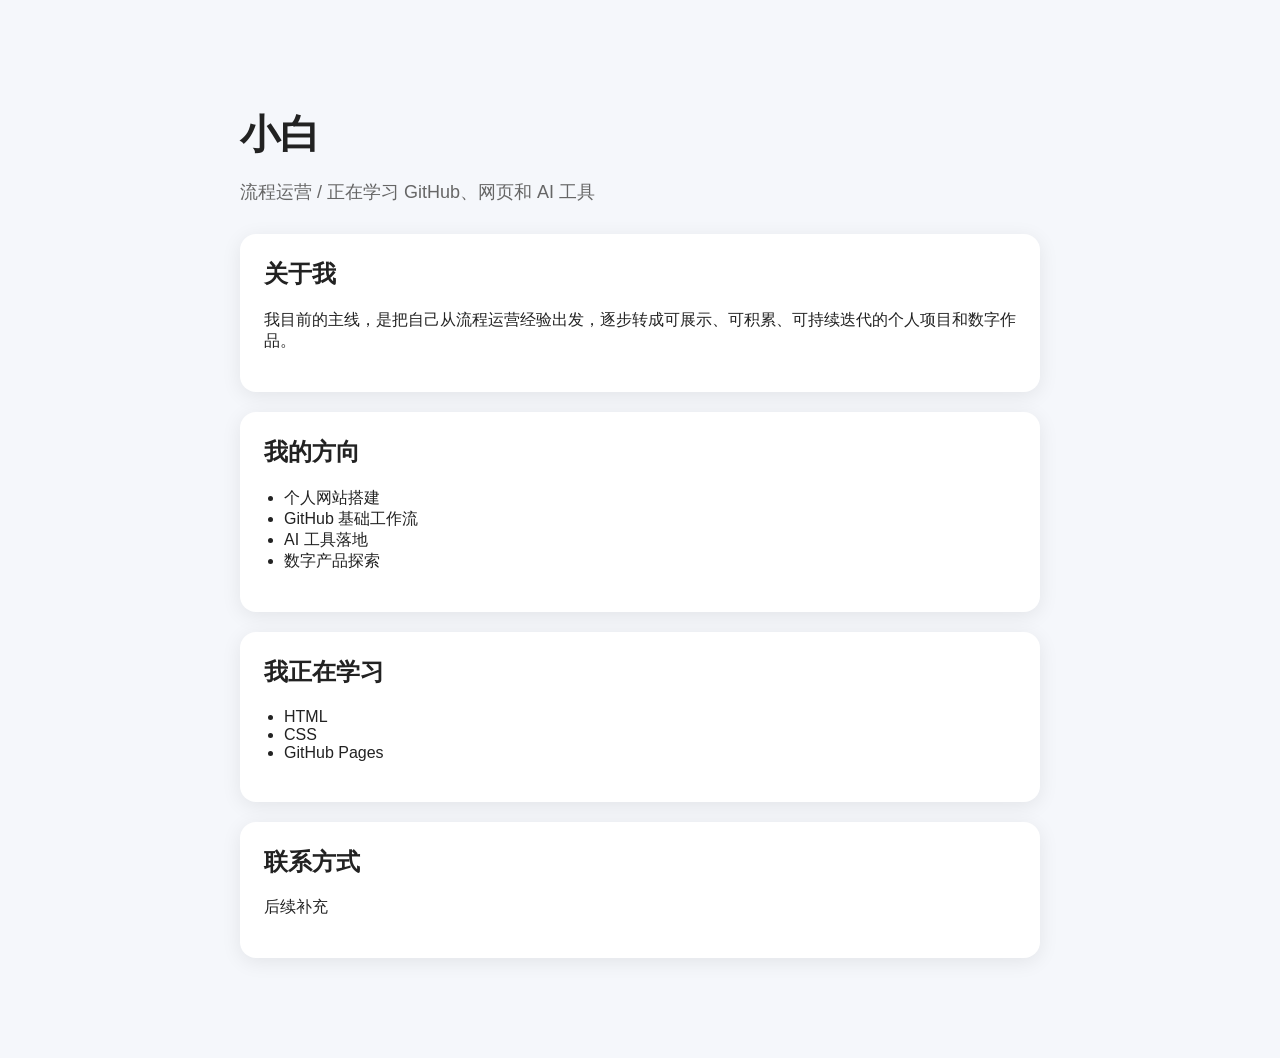
<file: index.html>
<!DOCTYPE html>
<html lang="zh-CN">
<head>
  <meta charset="UTF-8" />
  <meta name="viewport" content="width=device-width, initial-scale=1.0" />
  <title>小白的个人主页</title>
  <link rel="stylesheet" href="style.css" />
</head>
<body>
  <div class="container">
    <h1>小白</h1>
    <p class="subtitle">流程运营 / 正在学习 GitHub、网页和 AI 工具</p>

    <section class="card">
      <h2>关于我</h2>
      <p>
        我目前的主线，是把自己从流程运营经验出发，逐步转成可展示、可积累、可持续迭代的个人项目和数字作品。
      </p>
    </section>

    <section class="card">
      <h2>我的方向</h2>
      <ul>
        <li>个人网站搭建</li>
        <li>GitHub 基础工作流</li>
        <li>AI 工具落地</li>
        <li>数字产品探索</li>
      </ul>
    </section>

    <section class="card">
      <h2>我正在学习</h2>
      <ul>
        <li>HTML</li>
        <li>CSS</li>
        <li>GitHub Pages</li>
      </ul>
    </section>

    <section class="card">
      <h2>联系方式</h2>
      <p>后续补充</p>
    </section>
  </div>
</body>
</html>
</file>
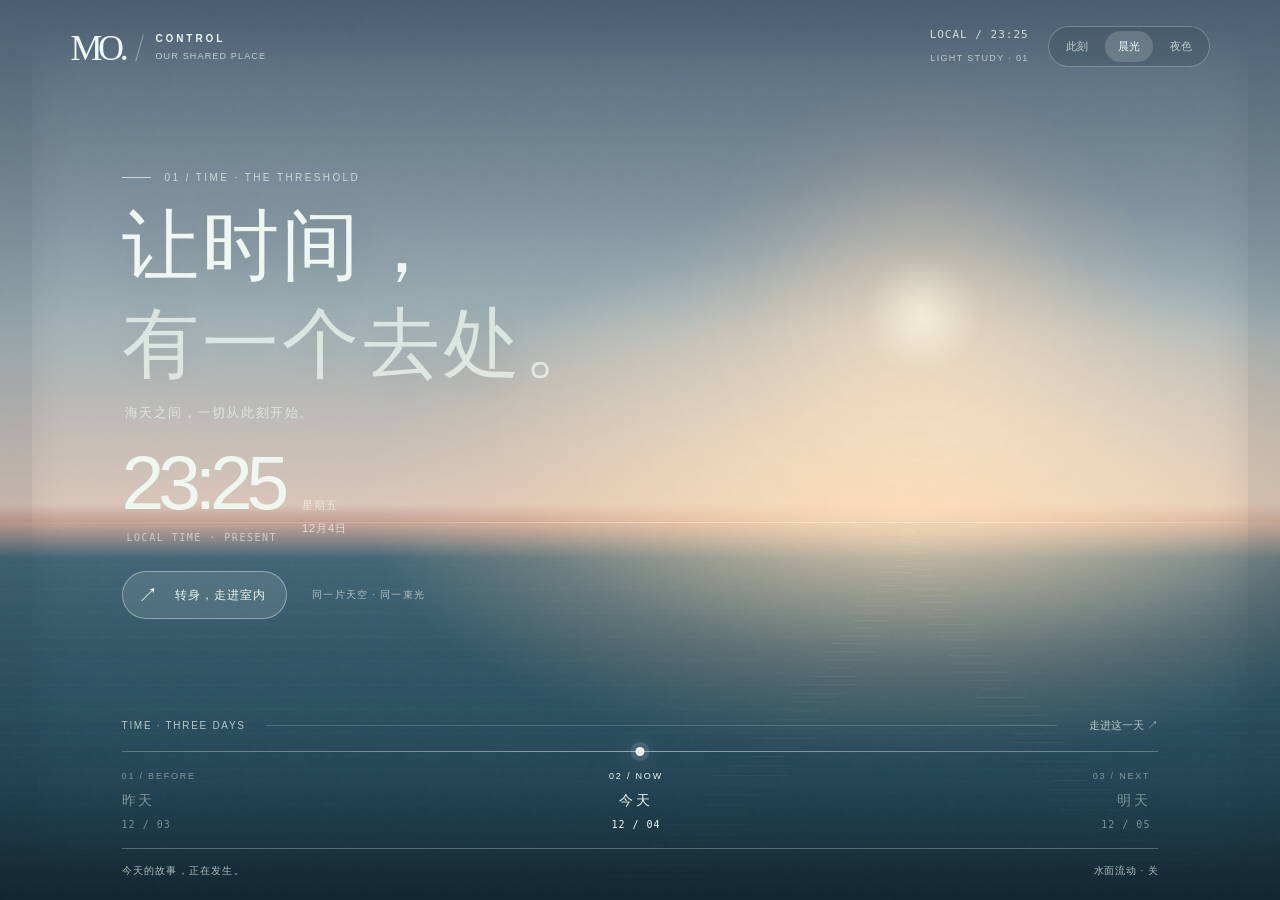
<file: spatial-01/index.html>
<!doctype html>
<html lang="zh-CN">
<head>
<meta charset="utf-8">
<meta name="viewport" content="width=device-width,initial-scale=1,viewport-fit=cover">
<meta name="color-scheme" content="light dark">
<meta name="description" content="MO-Control Spatial-01：同一座建筑，同一束光。可进入、可操作的室内外融合视觉研究。">
<title>MO · Spatial / 01 — The Threshold</title>
<style>
:root{--ease:cubic-bezier(.22,1,.36,1);--ink:#eef7f0;--secondary:rgba(239,249,242,.7);--rule:rgba(238,251,242,.28);--accent:#e8efe4;--stone:#eeeae1;--stone-shadow:#b7b6af}
*{box-sizing:border-box}
html{min-height:100%;background:#182737}
body{margin:0;min-height:100svh;overflow-x:clip;color:var(--ink);font:400 14px/1.55 -apple-system,BlinkMacSystemFont,"SF Pro Text","PingFang SC",sans-serif;-webkit-font-smoothing:antialiased}
button{font:inherit;cursor:pointer;-webkit-tap-highlight-color:transparent}
button:focus-visible{outline:2px solid currentColor;outline-offset:5px}
button:disabled{cursor:default}
::selection{background:#e5d1bb;color:#243f4b}
body[data-light="dawn"]{--sky:radial-gradient(ellipse 54% 37% at 71% 56%,rgba(255,215,169,.84),transparent 79%),linear-gradient(180deg,#657c91 0%,#9dafb5 34%,#d9c5b8 56%,#c59c91 58%,#456979 62%,#1c3e4f 100%);--sea:#24495b;--reflection:rgba(255,229,188,.33);--glow:#f9d8b7;--room-light:rgba(255,227,190,.39);--room-dark:#6b7776}
body[data-light="night"]{--sky:radial-gradient(ellipse 54% 42% at 70% 53%,rgba(52,115,141,.28),transparent 77%),linear-gradient(180deg,#07101d 0%,#152639 40%,#254b5b 56%,#193744 58%,#081925 75%,#040f19 100%);--sea:#0b2431;--reflection:rgba(148,199,207,.12);--glow:#99becb;--room-light:rgba(138,185,202,.13);--room-dark:#334b55}
#scene{position:fixed;inset:0;overflow:hidden;z-index:0;pointer-events:none;background:#152634}
.sky{position:absolute;inset:0;background:var(--sky);transition:background 1.4s ease}
.ambient-bloom{position:absolute;inset:-15%;background:radial-gradient(ellipse 32% 25% at 68% 48%,var(--room-light),transparent 85%);mix-blend-mode:screen}
.sun{position:absolute;width:min(36vw,470px);height:min(36vw,470px);top:35%;left:72%;transform:translate(-50%,-50%);border-radius:50%;filter:blur(2px);background:radial-gradient(circle,rgba(255,248,222,.9) 0,rgba(255,221,186,.42) 18%,rgba(255,203,162,.09) 54%,transparent 77%);opacity:.92;transition:opacity 1s}
body[data-light="night"] .sun{opacity:.08}
.sea{position:absolute;inset:58% 0 0;background:linear-gradient(180deg,rgba(245,224,192,.13),transparent 10%),repeating-linear-gradient(0deg,transparent 0,transparent 10px,rgba(220,246,240,.023) 11px,transparent 12px),linear-gradient(180deg,transparent,var(--sea));mask-image:linear-gradient(#000 0%,rgba(0,0,0,.96) 55%,rgba(0,0,0,.76) 100%)}
.horizon{position:absolute;top:58%;left:0;right:0;height:1px;background:linear-gradient(90deg,transparent,rgba(241,247,230,.18) 32%,rgba(255,243,220,.72) 73%,transparent);box-shadow:0 0 17px var(--reflection)}
#sea-canvas{position:absolute;top:58%;left:0;width:100%;height:42%;opacity:.8}
.air{position:absolute;inset:0;background:linear-gradient(180deg,rgba(8,20,35,.23),transparent 37%,transparent 79%,rgba(5,19,25,.33))}
.noise{position:absolute;inset:0;opacity:.15;background-image:url("data:image/svg+xml,%3Csvg viewBox='0 0 160 160' xmlns='http://www.w3.org/2000/svg'%3E%3Cfilter id='g'%3E%3CfeTurbulence type='fractalNoise' baseFrequency='.77' numOctaves='3' stitchTiles='stitch' seed='9'/%3E%3C/filter%3E%3Crect width='100%25' height='100%25' filter='url(%23g)' opacity='.17'/%3E%3C/svg%3E")}
.architecture{position:fixed;inset:0;z-index:1;pointer-events:none;overflow:hidden;transition:opacity 1.15s var(--ease)}
/* Outside: a quietly present threshold. Inside: one tall room with the actual same sea behind the open glass. */
.architecture .out-frame{position:absolute;inset:0;border:solid rgba(27,40,50,.18);border-width:clamp(9px,1.8vw,28px) clamp(10px,2.5vw,40px) clamp(18px,3.7vh,40px);box-shadow:inset 0 20px 42px rgba(4,15,25,.15);opacity:.55;transition:opacity 1s}
.architecture .out-sill{position:absolute;left:0;right:0;bottom:0;height:13%;background:linear-gradient(180deg,transparent,rgba(18,36,43,.25) 44%,rgba(10,22,29,.48))}
.indoor{position:absolute;inset:0;opacity:0;transform:scale(1.06) translateX(3%);transform-origin:72% 54%;transition:opacity 1s var(--ease),transform 1.6s var(--ease)}
/* Large monolithic walls frame a 46% wide ocean aperture; the ceiling reads as several storeys high. */
.wall-left{position:absolute;inset:0;background:linear-gradient(104deg,#d4d3c9 0%,#f2eee4 32%,#d2d0c5 63%,#c7c6bd 100%);clip-path:polygon(0 0,51% 0,43% 82%,0 100%);filter:drop-shadow(12px 0 20px rgba(16,33,41,.18))}
.wall-right{position:absolute;inset:0;background:linear-gradient(90deg,#a7a9a4 0%,#e1dfd5 55%,#c7c5bd);clip-path:polygon(86% 0,100% 0,100% 100%,89% 82%,85% 16%);box-shadow:inset 12px 0 25px rgba(37,48,51,.25)}
.ceiling{position:absolute;top:0;left:0;width:100%;height:34%;background:linear-gradient(173deg,#e8e6dd,#c2c1b9 68%,#777f7d);clip-path:polygon(0 0,100% 0,87% 16%,44% 16%,0 34%);filter:drop-shadow(0 9px 24px rgba(16,31,37,.2))}
.ceiling-slit{position:absolute;top:13.8%;left:44%;width:43%;height:1.5%;background:linear-gradient(90deg,#b5ac99,rgba(255,237,211,.95),#d5d2c7);transform:skewY(-.5deg);box-shadow:0 0 28px 9px var(--room-light)}
.window-edge{position:absolute;left:43.8%;top:15%;width:43%;height:68%;border-left:3px solid rgba(35,47,48,.38);border-right:5px solid rgba(50,59,59,.45);box-shadow:inset 0 0 38px rgba(12,24,32,.16),0 0 32px rgba(40,52,57,.15);transform:skewX(-3deg)}
.window-edge:before{content:"";position:absolute;inset:62% 0 auto;height:2px;background:rgba(193,204,203,.18)}
.floor{position:absolute;left:0;right:0;bottom:0;height:30%;background:repeating-linear-gradient(168deg,transparent 0 84px,rgba(83,92,89,.11) 85px,transparent 87px),linear-gradient(180deg,#bbbcb4,#e8e7dc 58%,#c7c7bd);clip-path:polygon(0 70%,43% 29%,89% 29%,100% 65%,100% 100%,0 100%);box-shadow:0 -9px 30px rgba(22,43,47,.25)}
.floor-joint{position:absolute;bottom:15%;left:5%;width:95%;height:1px;background:rgba(81,90,90,.17);transform:rotate(-9deg)}
.light-shaft{position:absolute;inset:0;background:linear-gradient(104deg,rgba(255,244,218,.25),var(--room-light) 45%,transparent 74%);clip-path:polygon(57% 16%,74% 16%,43% 100%,4% 100%);mix-blend-mode:screen}
body[data-light="night"] .light-shaft{opacity:.22}
.pier{position:absolute;left:41.9%;top:10%;height:90%;width:2.1%;background:linear-gradient(90deg,#b2b3ac,#eeeae1 56%,#959b99);transform:skewX(-5deg);box-shadow:13px 4px 25px rgba(41,50,51,.18)}
.plinth{position:absolute;left:7%;bottom:15%;width:32%;height:2px;background:linear-gradient(90deg,transparent,#8f9793,transparent);opacity:.38}
body[data-view="in"] .indoor{opacity:1;transform:none}
body[data-view="in"] .out-frame,body[data-view="in"] .out-sill{opacity:0}
body[data-light="night"] .wall-left{background:linear-gradient(110deg,#475762,#80929a 38%,#54646d 77%,#344a54)}
body[data-light="night"] .wall-right{background:linear-gradient(100deg,#283d48,#647a80 65%,#32444e)}
body[data-light="night"] .ceiling{background:linear-gradient(165deg,#596b72,#313f4b 73%,#1e3644)}
body[data-light="night"] .floor{background:repeating-linear-gradient(168deg,transparent 0 84px,rgba(185,207,208,.055) 85px,transparent 87px),linear-gradient(180deg,#46565d,#728186 58%,#344651)}
body[data-light="night"] .pier{background:linear-gradient(90deg,#3a4f56,#829093 58%,#2c3d43)}
body[data-light="night"] .ceiling-slit{background:rgba(181,204,209,.64);box-shadow:0 0 33px 8px rgba(123,176,190,.13)}
.shell{position:relative;z-index:3;width:min(100%,1700px);min-height:100svh;margin:auto;padding:clamp(23px,3.2vw,55px) clamp(24px,5.5vw,99px) clamp(18px,3vw,39px);display:flex;flex-direction:column}
.head{display:flex;align-items:flex-start;justify-content:space-between;gap:22px}
.identity{display:inline-flex;gap:15px;align-items:center;text-decoration:none;color:inherit;min-height:43px}
.monogram{font:400 36px/1 Georgia,serif;letter-spacing:-.12em}
.identity-bar{width:1px;height:28px;background:currentColor;opacity:.42;transform:rotate(16deg)}
.identity-name{display:flex;flex-direction:column;font-size:10px;letter-spacing:.29em;font-weight:600;line-height:1.9}
.identity-name small{font-size:9px;opacity:.7;letter-spacing:.13em;font-weight:400}
.top-controls{display:flex;align-items:center;gap:19px}
.time-note{font:500 11px/1.5 ui-monospace,SFMono-Regular,monospace;letter-spacing:.09em;opacity:.8;white-space:nowrap}
.light-choice{display:flex;gap:4px;padding:4px;border:1px solid var(--rule);background:rgba(24,43,53,.16);border-radius:32px;backdrop-filter:blur(12px);-webkit-backdrop-filter:blur(12px)}
.light-choice button{border:0;background:transparent;color:var(--secondary);border-radius:20px;padding:7px 13px;white-space:nowrap;font-size:11px}
.light-choice button[aria-pressed="true"]{background:rgba(249,252,240,.17);color:var(--ink)}
.ambient-note{font-size:9px;letter-spacing:.15em;opacity:.68;text-align:right;margin-top:9px}
.intro{flex:1;display:flex;flex-direction:column;align-items:flex-start;justify-content:center;padding:clamp(54px,8vh,140px) 0 clamp(18px,3vw,48px) clamp(0px,4vw,72px);max-width:min(63vw,720px)}
.eyebrow{display:flex;align-items:center;gap:14px;font-size:10px;letter-spacing:.24em;color:var(--secondary)}
.eyebrow:before{content:"";width:29px;height:1px;background:currentColor}
.headline{font:300 clamp(54px,6.45vw,107px)/1.27 "Songti SC","STSong","Noto Serif CJK SC",serif;letter-spacing:.045em;margin:22px 0 20px;text-shadow:0 4px 40px rgba(9,26,31,.13);min-height:2.6em}
.headline span{opacity:.74}
.tagline{font-size:13px;letter-spacing:.12em;color:var(--secondary);margin:0 0 38px 3px}
.moment{display:flex;align-items:baseline;gap:19px}
.clock{font:300 clamp(58px,6.65vw,109px)/1 -apple-system,BlinkMacSystemFont,sans-serif;letter-spacing:-.08em;font-variant-numeric:tabular-nums;font-feature-settings:"tnum";white-space:nowrap}
.clock small{font:400 10px/1.7 ui-monospace,monospace;letter-spacing:.15em;opacity:.6;display:block;margin:8px 0 0 5px}
.date-side{font-size:11px;letter-spacing:.08em;line-height:2.1;opacity:.75;white-space:nowrap}
.turn-row{display:flex;align-items:center;gap:25px;margin-top:clamp(30px,5.6vh,68px)}
.turn{background:rgba(247,249,239,.11);border:1px solid rgba(239,248,235,.42);color:inherit;backdrop-filter:blur(13px);-webkit-backdrop-filter:blur(13px);border-radius:100px;display:inline-flex;align-items:center;gap:16px;padding:13px 20px 13px 15px;font-size:12px;letter-spacing:.09em;transition:background .2s ease,transform .3s var(--ease)}
.turn:hover{background:rgba(242,251,243,.18);transform:translateX(3px)}
.turn-icon{font-size:20px;line-height:1;font-weight:200}
.turn-hint{font-size:10px;letter-spacing:.12em;opacity:.65}
.inside-label{position:absolute;right:15%;top:33%;font-size:10px;letter-spacing:.32em;writing-mode:vertical-rl;opacity:0;transition:opacity .7s}
body[data-view="in"] .inside-label{opacity:.6}
.base{position:relative;z-index:4;margin-top:auto;padding:23px clamp(0px,4vw,72px) 0}
.section-head{display:flex;align-items:center;justify-content:space-between;gap:20px;font-size:10px;letter-spacing:.17em;color:var(--secondary);margin-bottom:22px}
.section-head .dash{flex:1;height:1px;background:var(--rule);opacity:.7}
.open-memory{border:0;background:none;color:inherit;font-size:11px;white-space:nowrap;padding:5px 0 5px 12px}
.open-memory:hover{text-decoration:underline;text-underline-offset:6px}
.axis{display:grid;grid-template-columns:repeat(3,minmax(0,1fr));position:relative;border-top:1px solid var(--rule);padding-top:25px;--marker:50%}
.axis:before{content:"";position:absolute;top:-1px;left:0;right:0;height:1px;background:linear-gradient(90deg,transparent,rgba(254,255,240,.3),transparent)}
.axis-marker{position:absolute;top:-5px;left:var(--marker);height:9px;width:9px;border-radius:50%;transform:translateX(-50%);background:#eef7ec;box-shadow:0 0 0 5px rgba(236,255,241,.12),0 0 27px rgba(246,255,239,.55);transition:left .8s var(--ease)}
.day{display:flex;flex-direction:column;align-items:flex-start;gap:6px;border:0;background:none;text-align:left;padding:0 8px 9px 0;color:var(--secondary);opacity:.65;min-width:0}
.day:nth-last-child(2){align-items:center;text-align:center}
.day:last-child{align-items:flex-end;text-align:right}
.day[aria-pressed="true"]{opacity:1;color:var(--ink)}
.day:hover{opacity:1}
.day small{font-size:9px;letter-spacing:.2em}
.day b{font-weight:400;font-size:14px;letter-spacing:.2em}
.day time{font:400 10px/1.3 ui-monospace,monospace;letter-spacing:.1em}
.foot{display:flex;justify-content:space-between;align-items:center;gap:14px;margin-top:15px;border-top:1px solid var(--rule);padding-top:16px;font-size:10px;letter-spacing:.12em;color:var(--secondary)}
.foot strong{font-weight:400;color:var(--ink)}
.motion-toggle{color:inherit;background:none;border:0;font-size:10px;padding:5px 0;letter-spacing:.08em}
body[data-view="in"]{--ink:#263b43;--secondary:rgba(40,59,66,.69);--rule:rgba(44,66,65,.3)}
body[data-view="in"] .shell{color:var(--ink)}
body[data-view="in"] .turn{background:rgba(245,247,240,.53);border-color:rgba(52,69,72,.26)}
body[data-view="in"] .light-choice{background:rgba(241,239,230,.55)}
body[data-view="in"] .light-choice button[aria-pressed="true"]{background:rgba(44,72,76,.1)}
body[data-view="in"] .intro{max-width:45%;padding-left:0;padding-top:10vh}
body[data-view="in"] .headline{font-size:clamp(50px,5.4vw,82px)}
body[data-view="in"] .tagline{max-width:310px}
body[data-view="in"] .axis-marker{background:#59777b;box-shadow:0 0 0 5px rgba(72,97,99,.11),0 0 18px rgba(72,97,99,.23)}
body[data-view="in"][data-light="night"]{--ink:#e4efed;--secondary:rgba(222,238,237,.75);--rule:rgba(231,248,244,.28)}
body[data-view="in"][data-light="night"] .light-choice{background:rgba(26,47,56,.33)}
body[data-view="in"][data-light="night"] .turn{background:rgba(9,33,44,.2);border-color:rgba(239,248,244,.3)}
/* Day Memory is a quiet side room, entered only on demand. */
.scrim{position:fixed;inset:0;z-index:10;background:rgba(11,26,32,.48);backdrop-filter:blur(5px);-webkit-backdrop-filter:blur(5px);opacity:0;visibility:hidden;transition:opacity .35s ease,visibility .35s}
.memory-sheet{position:fixed;z-index:11;right:0;top:0;bottom:0;width:min(100%,520px);overflow-y:auto;overscroll-behavior:contain;background:#f4f1e9;color:#263e46;box-shadow:-15px 0 90px rgba(5,21,30,.25);padding:clamp(28px,5vh,63px) clamp(24px,4vw,52px);transform:translateX(103%);visibility:hidden;transition:transform .65s var(--ease),visibility .65s}
body[data-memory="open"] .scrim{opacity:1;visibility:visible}
body[data-memory="open"] .memory-sheet{transform:translateX(0);visibility:visible}
.sheet-top{display:flex;justify-content:space-between;align-items:center;font-size:10px;letter-spacing:.25em;color:#61787b}
.sheet-close{background:transparent;border:1px solid rgba(57,76,79,.35);color:#263e46;border-radius:50%;width:40px;height:40px;font-size:22px;line-height:1}
.sheet-kicker{font-size:11px;letter-spacing:.22em;color:#77898a;margin:70px 0 11px}
.sheet-title{font:400 clamp(48px,5vw,67px)/1.2 "Songti SC","STSong",serif;margin:0 0 9px}
.sheet-date{font:400 12px/1.6 ui-monospace,monospace;letter-spacing:.16em;color:#648084;margin:0 0 44px}
.sheet-rule{height:1px;background:rgba(45,78,80,.2);margin:20px 0 27px}
.category{border:0;background:transparent;color:#567074;font-size:10px;letter-spacing:.14em;padding:11px 0;margin-right:20px;border-bottom:2px solid transparent}
.category[aria-selected="true"]{color:#203e47;border-bottom-color:#52787c}
.entry{margin-top:35px}
.entry small{font-size:10px;letter-spacing:.18em;color:#7c9092}
.entry h3{font-size:24px;font-weight:400;letter-spacing:.03em;margin:14px 0}
.entry p{color:#5a7276;font-size:13px;line-height:2.1;letter-spacing:.035em}
.entry-expand{border:1px solid rgba(40,74,77,.25);background:transparent;color:#345860;border-radius:30px;padding:11px 18px;margin:17px 0;font-size:12px}
.entry-detail{border-top:1px solid rgba(38,75,79,.18);margin-top:14px;padding-top:15px;font-size:13px;line-height:2;color:#425f64}
.entry-detail[hidden]{display:none}
.sheet-bottom{margin-top:48px;font-size:10px;letter-spacing:.15em;color:#82999a}
@media(max-width:900px){
 .time-note{display:none}
 .intro{max-width:71vw}
 body[data-view="in"] .intro{max-width:43%}
 body[data-view="in"] .headline{font-size:clamp(42px,6vw,72px)}
 .turn-hint{display:none}
}
@media(max-width:700px){
 .shell{padding:21px 19px 20px;min-height:100svh}
 .monogram{font-size:30px}.identity{gap:10px}.identity-bar{height:23px}.identity-name{font-size:9px}.identity-name small{display:none}
 .top-controls{gap:7px}.light-choice{padding:3px}.light-choice button{font-size:10px;padding:7px 10px}
 .ambient-note{display:none}
 .intro{padding:10vh 4px 30px;max-width:100%;justify-content:center}
 .headline{font-size:clamp(43px,10.1vw,67px);min-height:2.55em;margin:16px 0}
 .tagline{font-size:11px;margin-bottom:24px}
 .eyebrow{font-size:9px}
 .clock{font-size:clamp(57px,13.5vw,84px)}
 .date-side{font-size:10px}
 .turn-row{margin-top:24px}
 .turn{font-size:11px;padding:10px 15px 10px 13px;gap:10px}
 .base{padding:14px 0 0}
 .section-head{margin-bottom:16px;gap:8px;font-size:9px}
 .axis{padding-top:19px}
 .day b{font-size:12px}.day small{font-size:8px}.day time{font-size:9px}
 .foot{font-size:9px;margin-top:8px;padding-top:10px}
 .sea,#sea-canvas{top:56%}.horizon{top:56%}#sea-canvas{height:44%}
 .sun{left:68%;top:40%;width:54vw;height:54vw}
 /* On a phone, the room becomes a tall daylight volume above a human-scale reading wall. */
 body[data-view="in"] .intro{max-width:100%;margin-top:29vh;padding:2vh 8px 20px;justify-content:flex-start}
 body[data-view="in"] .headline{font-size:clamp(43px,10.1vw,67px)}
 body[data-view="in"] .wall-left{clip-path:polygon(0 0,19% 0,15% 48%,0 65%)}
 body[data-view="in"] .wall-right{clip-path:polygon(86% 0,100% 0,100% 66%,90% 55%,84% 10%)}
 body[data-view="in"] .ceiling{height:30%;clip-path:polygon(0 0,100% 0,85% 10%,17% 10%,0 26%)}
 body[data-view="in"] .ceiling-slit{left:17%;width:68%;top:9.5%}
 body[data-view="in"] .window-edge{left:15%;top:10%;width:74%;height:45%}
 body[data-view="in"] .pier{left:12%;top:9%;height:47%;width:3.5%}
 body[data-view="in"] .floor{height:15%;clip-path:polygon(0 15%,12% 0,91% 0,100% 18%,100% 100%,0 100%)}
 body[data-view="in"] .light-shaft{clip-path:polygon(44% 10%,76% 10%,96% 67%,10% 67%)}
 body[data-view="in"] .inside-label{display:none}
 body[data-view="in"] .shell:before{content:"";position:absolute;z-index:-1;left:0;right:0;top:38%;bottom:0;background:linear-gradient(180deg,rgba(239,238,232,0) 0%,#efeee8 15%,#e9e7df 100%);box-shadow:none}
 body[data-view="in"][data-light="night"] .shell:before{background:linear-gradient(180deg,rgba(70,90,99,0) 0%,#465a63 15%,#374a54 100%)}
 body[data-view="in"] .eyebrow{color:var(--secondary)}
}
@media(max-width:380px){
 .shell{padding:18px 16px 14px}
 .identity-name{letter-spacing:.12em}
 .light-choice button{padding:6px 8px;font-size:9px}
 .headline{font-size:43px}
 .clock{font-size:57px}.date-side{font-size:9px}
 .section-head{font-size:8px}.open-memory{font-size:10px}
 .day b{font-size:11px}
}
/* Fit the whole three-day axis above the fold on ordinary desktop screens. */
@media(min-width:701px) and (max-height:950px){
 .shell{padding-top:26px;padding-bottom:17px}
 .intro{padding-top:25px;padding-bottom:8px}
 .headline{min-height:0;font-size:clamp(51px,6vw,90px);margin:13px 0 10px}
 .tagline{margin-bottom:21px}
 .clock{font-size:clamp(58px,6vw,85px)}
 .turn-row{margin-top:25px}
 .base{padding-top:9px}
 .section-head{margin-bottom:12px}
 .axis{padding-top:18px}
 .foot{margin-top:8px;padding-top:9px}
}
@media(prefers-reduced-motion:reduce){
 *,*::before,*::after{transition-duration:.01ms!important;animation-duration:.01ms!important;scroll-behavior:auto!important}
}
</style>
</head>
<body data-view="out" data-light="dawn" data-memory="closed">
<div id="scene" aria-hidden="true">
 <div class="sky"></div><div class="ambient-bloom"></div><div class="sun"></div><div class="sea"></div><div class="horizon"></div><canvas id="sea-canvas"></canvas><div class="air"></div><div class="noise"></div>
</div>
<div class="architecture" aria-hidden="true">
 <div class="out-frame"></div><div class="out-sill"></div>
 <div class="indoor"><div class="wall-left"></div><div class="wall-right"></div><div class="ceiling"></div><div class="ceiling-slit"></div><div class="window-edge"></div><div class="floor"></div><div class="floor-joint"></div><div class="light-shaft"></div><div class="pier"></div><div class="plinth"></div></div>
</div>
<main class="shell" id="app">
 <header class="head">
  <a href="#" class="identity" id="home" aria-label="回到今天和窗前"><span class="monogram">MO.</span><span class="identity-bar"></span><span class="identity-name">CONTROL<small>OUR SHARED PLACE</small></span></a>
  <div class="top-controls"><div><div class="time-note" id="small-clock">LOCAL / --:--</div><div class="ambient-note">LIGHT STUDY · 01</div></div>
   <nav class="light-choice" aria-label="光线预览"><button type="button" data-light-set="auto" aria-pressed="false">此刻</button><button type="button" data-light-set="dawn" aria-pressed="true">晨光</button><button type="button" data-light-set="night" aria-pressed="false">夜色</button></nav>
  </div>
 </header>
 <section class="intro" aria-label="Time 前厅">
  <div class="eyebrow" id="zone-label">01 / TIME · THE THRESHOLD</div>
  <h1 class="headline" id="headline">让时间，<br><span>有一个去处。</span></h1>
  <p class="tagline" id="tagline">海天之间，一切从此刻开始。</p>
  <div class="moment"><div class="clock" aria-live="off"><span id="clock">--:--</span><small id="clock-context">LOCAL TIME · PRESENT</small></div><div class="date-side" id="date-side">星期四<br>十月十五日</div></div>
  <div class="turn-row"><button type="button" class="turn" id="scene-switch" aria-label="转身，走进室内"><span class="turn-icon" aria-hidden="true">↗</span><span id="turn-label">转身，走进室内</span></button><span class="turn-hint" id="turn-hint">同一片天空 · 同一束光</span></div>
 </section>
 <div class="inside-label" aria-hidden="true">ARCHITECTURE / 01 · SILENCE & LIGHT</div>
 <section class="base" aria-label="时间与记忆">
  <div class="section-head"><span>TIME · THREE DAYS</span><span class="dash" aria-hidden="true"></span><button type="button" class="open-memory" id="open-memory">走进这一天 ↗</button></div>
  <nav class="axis" id="time-axis" aria-label="昨天今天明天" style="--marker:50%">
   <span class="axis-marker" aria-hidden="true"></span>
   <button class="day" type="button" data-day="-1" aria-pressed="false"><small>01 / BEFORE</small><b>昨天</b><time id="yesterday">-- / --</time></button>
   <button class="day" type="button" data-day="0" aria-pressed="true"><small>02 / NOW</small><b>今天</b><time id="today">-- / --</time></button>
   <button class="day" type="button" data-day="1" aria-pressed="false"><small>03 / NEXT</small><b>明天</b><time id="tomorrow">-- / --</time></button>
  </nav>
  <footer class="foot"><span id="day-thought">今天的故事，正在发生。</span><div><button class="motion-toggle" id="motion-toggle" type="button" aria-pressed="false">水面流动 · 关</button></div></footer>
 </section>
</main>
<div class="scrim" id="scrim" aria-hidden="true"></div>
<aside class="memory-sheet" id="memory-sheet" role="dialog" aria-modal="true" aria-hidden="true" aria-labelledby="sheet-title">
 <div class="sheet-top"><span>MO / TIME / MEMORY</span><button class="sheet-close" type="button" id="close-memory" aria-label="关闭记忆，返回前厅">×</button></div>
 <p class="sheet-kicker">DAY MEMORY / A SINGLE DAY</p>
 <h2 class="sheet-title" id="sheet-title">今天</h2><p class="sheet-date" id="sheet-date">2026 / 10 / 15</p>
 <p style="font-size:13px;line-height:2;color:#5b7476">走进一天，所有片段都在自己的位置。<br>下面为交互验证使用的示例记录。</p>
 <div class="sheet-rule"></div>
 <div role="tablist" aria-label="记录分类"><button type="button" class="category" role="tab" data-cat="life" aria-selected="true">LIFE</button><button type="button" class="category" role="tab" data-cat="study" aria-selected="false">STUDY</button><button type="button" class="category" role="tab" data-cat="work" aria-selected="false">WORK</button><button type="button" class="category" role="tab" data-cat="observation" aria-selected="false">OBSERVE</button></div>
 <article class="entry" id="memory-entry"><small id="entry-code">01 / LIFE</small><h3 id="entry-title">清晨的片刻</h3><p id="entry-text">窗外的海面还很安静。光沿着建筑边缘，慢慢抵达室内。</p><button type="button" class="entry-expand" id="expand-entry" aria-expanded="false">展开这条记录 ↗</button><div class="entry-detail" id="entry-detail" hidden>这里保存那一天的具体片段。此处为模拟内容，实际数据尚未接入。</div></article>
 <div class="sheet-bottom">SPATIAL / 01 — INTERACTION PROTOTYPE</div>
</aside>
<script>
(()=>{
'use strict';
const doc=document,body=doc.body,$=(s)=>doc.querySelector(s),$$=(s)=>[...doc.querySelectorAll(s)];
const now=()=>new Date(), state={view:'out',light:'dawn',choice:'dawn',day:0,motion:false,cat:'life',memory:false};
const fixed=(n)=>String(n).padStart(2,'0');
const shifted=(offset)=>{const d=now();d.setDate(d.getDate()+offset);return d;};
const formatDate=(d)=>d.getFullYear()+' / '+fixed(d.getMonth()+1)+' / '+fixed(d.getDate());
const shortDate=(d)=>fixed(d.getMonth()+1)+' / '+fixed(d.getDate());
const memoryData={
 life:['01 / LIFE','清晨的片刻','窗外的海面还很安静。光沿着建筑边缘，慢慢抵达室内。','一段普通的生活记录。这里以后可以呈现照片、地点、心情与当天的真实记忆。'],
 study:['02 / STUDY','读到的一句话','读到的东西不必立刻整理成结论。它可以先在这里停留。','此处展示学习摘录的展开形式：来源、原文、思考与下一次继续的位置。'],
 work:['03 / WORK','今天推进的一小步','一件事情，有目标、有证据，也有准确的下一步。','未来可以连接真实任务状态、执行记录与成果；此版本没有连接任何工作数据。'],
 observation:['04 / OBSERVE','光如何进入空间','在室外，光落在海面；转过身，同一束光划过室内的墙与地面。','这条是 Spatial-01 的模拟观察。用于验证空间体验与可展开的信息密度。']
};
function lightFromTime(){const h=now().getHours();return h>=6&&h<18?'dawn':'night';}
function setLight(choice){state.choice=choice;state.light=choice==='auto'?lightFromTime():choice;body.dataset.light=state.light;$$('[data-light-set]').forEach(b=>b.setAttribute('aria-pressed',String(b.dataset.lightSet===choice)));drawSea();}
function setView(view){state.view=view;body.dataset.view=view;const inside=view==='in';$('#zone-label').textContent=inside?'02 / THE ATRIUM · INSIDE':'01 / TIME · THE THRESHOLD';$('#headline').innerHTML=inside?'给光，<br><span>留下空间。</span>':'让时间，<br><span>有一个去处。</span>';$('#tagline').textContent=inside?'抬头是建筑的高度，远处仍是同一片海。':'海天之间，一切从此刻开始。';$('#turn-label').textContent=inside?'转身，望向海面':'转身，走进室内';$('#scene-switch').setAttribute('aria-label',inside?'转身，望向海面':'转身，走进室内');$('#turn-hint').textContent=inside?'精密空间 · 自然光进入室内':'同一片天空 · 同一束光';}
function selectDay(day){state.day=day;$$('[data-day]').forEach(b=>b.setAttribute('aria-pressed',String(Number(b.dataset.day)===day)));$('#time-axis').style.setProperty('--marker',day===-1?'16.67%':day===0?'50%':'83.33%');$('#day-thought').textContent=day===-1?'昨天的片段，依然可以走进去。':day===0?'今天的故事，正在发生。':'明天，留给期待与计划。';$('#sheet-title').textContent=day===-1?'昨天':day===0?'今天':'明天';$('#sheet-date').textContent=formatDate(shifted(day));}
function setCategory(cat){state.cat=cat;$$('[data-cat]').forEach(b=>b.setAttribute('aria-selected',String(b.dataset.cat===cat)));const [code,title,desc,detail]=memoryData[cat];$('#entry-code').textContent=code;$('#entry-title').textContent=title;$('#entry-text').textContent=desc;$('#entry-detail').textContent=detail;$('#entry-detail').hidden=true;$('#expand-entry').setAttribute('aria-expanded','false');$('#expand-entry').textContent='展开这条记录 ↗';}
function showMemory(open){state.memory=open;body.dataset.memory=open?'open':'closed';$('#memory-sheet').setAttribute('aria-hidden',String(!open));if(open){setCategory(state.cat);$('#close-memory').focus();}else{$('#open-memory').focus();}}
function updateClock(){const d=now();const f=fixed(d.getHours())+':'+fixed(d.getMinutes());$('#clock').textContent=f;$('#small-clock').textContent='LOCAL / '+f;$('#date-side').innerHTML=d.toLocaleDateString('zh-CN',{weekday:'long'})+'<br>'+d.toLocaleDateString('zh-CN',{month:'long',day:'numeric'});$('#yesterday').textContent=shortDate(shifted(-1));$('#today').textContent=shortDate(d);$('#tomorrow').textContent=shortDate(shifted(1));$('#sheet-date').textContent=formatDate(shifted(state.day));if(state.choice==='auto'){const v=lightFromTime();if(v!==state.light)setLight('auto');}}
const canvas=$('#sea-canvas'),ctx=canvas.getContext('2d');let tick=0,lastW=0,lastH=0,request=0,lastFrame=0;
function drawSea(){if(!ctx)return;const r=canvas.getBoundingClientRect(),scale=Math.min(window.devicePixelRatio||1,2);const w=Math.ceil(r.width*scale),h=Math.ceil(r.height*scale);if(w<1||h<1)return;if(w!==lastW||h!==lastH){canvas.width=w;canvas.height=h;lastW=w;lastH=h;}ctx.clearRect(0,0,w,h);const night=state.light==='night';const x0=w*.71;for(let i=0;i<92;i++){const depth=i/92,y=h*(.018+Math.pow(depth,1.34)*.96);const spread=(.025+depth*.52)*w;const lateral=Math.sin(i*15.713+(state.motion?tick*.16:0))*spread*.87;const len=(.015+depth*.062)*w*(.38+.62*Math.abs(Math.sin(i*4.397)));const a=(night?.038:.11)*(1-depth*.65);ctx.strokeStyle=night?'rgba(175,220,221,'+a+')':'rgba(255,241,207,'+a+')';ctx.lineWidth=Math.max(1,scale*(.48+depth*.7));ctx.beginPath();ctx.moveTo(x0+lateral-len/2,y);ctx.lineTo(x0+lateral+len/2,y);ctx.stroke();}if(state.motion){tick+=.6;}}
function motionLoop(time){if(!state.motion)return;if(time-lastFrame>50){drawSea();lastFrame=time;}request=requestAnimationFrame(motionLoop);}
function setMotion(on){state.motion=on;$('#motion-toggle').setAttribute('aria-pressed',String(on));$('#motion-toggle').textContent='水面流动 · '+(on?'开':'关');cancelAnimationFrame(request);if(on)request=requestAnimationFrame(motionLoop);else drawSea();}
$('#scene-switch').addEventListener('click',()=>setView(state.view==='out'?'in':'out'));
$$('[data-light-set]').forEach(b=>b.addEventListener('click',()=>setLight(b.dataset.lightSet)));
$$('[data-day]').forEach(b=>b.addEventListener('click',()=>selectDay(Number(b.dataset.day))));
$('#open-memory').addEventListener('click',()=>showMemory(true));$('#close-memory').addEventListener('click',()=>showMemory(false));$('#scrim').addEventListener('click',()=>showMemory(false));
$$('[data-cat]').forEach(b=>b.addEventListener('click',()=>setCategory(b.dataset.cat)));
$('#expand-entry').addEventListener('click',()=>{const open=$('#entry-detail').hidden;$('#entry-detail').hidden=!open;$('#expand-entry').setAttribute('aria-expanded',String(open));$('#expand-entry').textContent=open?'收起这条记录 ↑':'展开这条记录 ↗';});
$('#home').addEventListener('click',e=>{e.preventDefault();showMemory(false);selectDay(0);setView('out');});
$('#motion-toggle').addEventListener('click',()=>setMotion(!state.motion));
doc.addEventListener('keydown',e=>{if(e.key==='Escape'&&state.memory)showMemory(false);});
window.addEventListener('resize',drawSea);
setLight('dawn');setView('out');selectDay(0);setCategory('life');updateClock();setInterval(updateClock,20000);
})();
</script>
</body>
</html>
</file>
<file: style.css>
body {
  margin: 0;
  font-family: Arial, sans-serif;
  background: #f5f7fb;
  color: #222;
}

.container {
  max-width: 800px;
  margin: 60px auto;
  padding: 20px;
}

h1 {
  font-size: 40px;
  margin-bottom: 10px;
}

.subtitle {
  font-size: 18px;
  color: #666;
  margin-bottom: 30px;
}

.card {
  background: white;
  padding: 24px;
  margin-bottom: 20px;
  border-radius: 16px;
  box-shadow: 0 4px 20px rgba(0, 0, 0, 0.08);
}

h2 {
  margin-top: 0;
}

ul {
  padding-left: 20px;
}
</file>
